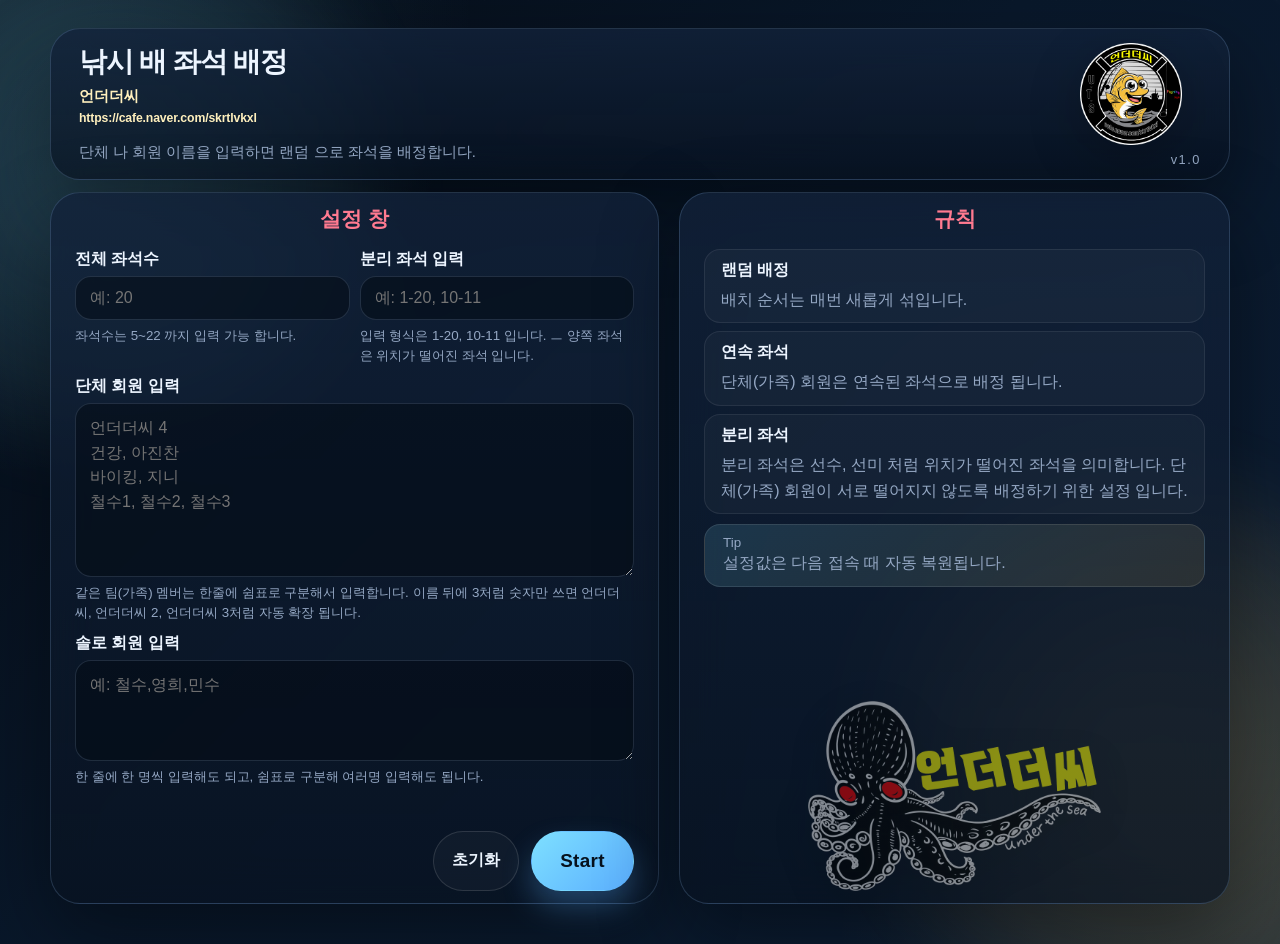
<file: index.html>
<!doctype html>
<html lang="ko">
<head>
  <meta charset="utf-8">
  <meta name="viewport" content="width=device-width, initial-scale=1">
  <title>보트 낚시 좌석 배정 - 설정</title>
  <link rel="stylesheet" href="styles.css">
  <script defer src="app.js"></script>
</head>
<body class="page-shell page-settings">
  <div class="bg-orb orb-a"></div>
  <div class="bg-orb orb-b"></div>
  <div class="bg-grid"></div>

  <main class="app-frame">
    <section class="hero-card glass">
      <div class="hero-copy">        
        <h1>낚시 배 좌석 배정</h1>
        <a class="hero-link-note" href="https://cafe.naver.com/skrtlvkxl" target="_blank" rel="noopener noreferrer">언더더씨<br><span class="hero-link-url">https://cafe.naver.com/skrtlvkxl</span></a>
        <p class="hero-text hero-text-small">단체 나 회원 이름을 입력하면 랜덤 으로 좌석을 배정합니다.</p>
      </div>
      <a class="hero-visual" href="https://cafe.naver.com/skrtlvkxl" target="_blank" rel="noopener noreferrer" aria-label="네이버 카페로 이동">
        <img src="image/s1.png" alt="">
      </a>
      <small class="hero-version">v1.0</small>
    </section>

    <section class="content-grid">
      <form id="settingsForm" class="glass panel settings-panel">
        <div class="panel-head">
          <h2>설정 창</h2>
        </div>

        <div class="field-grid two-col">
          <label class="field">
            <span>전체 좌석수</span>
            <input id="totalSeats" name="totalSeats" type="text" inputmode="numeric" pattern="[0-9]*" placeholder="예: 20" required>
            <small>좌석수는 5~22 까지 입력 가능 합니다.</small>
          </label>

          <label class="field">
            <span>분리 좌석 입력</span>
            <input id="separatedSeats" name="separatedSeats" type="text" placeholder="예: 1-20, 10-11">
            <small>입력 형식은 1-20, 10-11 입니다. ㅡ 양쪽 좌석은 위치가 떨어진 좌석 입니다.</small>
          </label>
        </div>

        <label class="field">
          <span>단체 회원 입력</span>
          <textarea id="combinedTeams" name="combinedTeams" rows="6" placeholder="언더더씨 4&#10;건강, 아진찬&#10;바이킹, 지니&#10;철수1, 철수2, 철수3"></textarea>
          <small>같은 팀(가족) 멤버는 한줄에 쉼표로 구분해서 입력합니다. 이름 뒤에 3처럼 숫자만 쓰면 언더더씨, 언더더씨 2, 언더더씨 3처럼 자동 확장 됩니다.</small>
        </label>

        <label class="field">
          <span>솔로 회원 입력</span>
          <textarea id="soloMembers" name="soloMembers" rows="3" placeholder="예: 철수,영희,민수"></textarea>
          <small>한 줄에 한 명씩 입력해도 되고, 쉼표로 구분해 여러명 입력해도 됩니다.</small>
        </label>

        <div class="settings-footer">
          <p id="formMessage" class="form-message" aria-live="polite"></p>
          <div class="actions">
            <button type="button" id="resetButton" class="ghost-btn">초기화</button>
            <button type="submit" class="primary-btn">Start</button>
          </div>
        </div>
      </form>

      <aside class="glass panel guide-panel">
        <div class="panel-head">
          <h2>규칙</h2>          
        </div>

        <div class="rule-list">
          <article class="rule-item">
            <strong>랜덤 배정</strong>
            <p>배치 순서는 매번 새롭게 섞입니다.</p>
          </article>
          <article class="rule-item">
            <strong>연속 좌석</strong>
            <p>단체(가족) 회원은 연속된 좌석으로 배정 됩니다.</p>
          </article>
          <article class="rule-item">
            <strong>분리 좌석</strong>
            <p>분리 좌석은 선수, 선미 처럼 위치가 떨어진 좌석을 의미합니다. 단체(가족) 회원이 서로 떨어지지 않도록 배정하기 위한 설정 입니다.</p>
          </article>
        </div>

        <div class="tip-card">
          <span>Tip</span>
          <p>설정값은 다음 접속 때 자동 복원됩니다.</p>
        </div>

        <div class="guide-image-wrap">
          <a class="guide-image-link" href="https://cafe.naver.com/skrtlvkxl" target="_blank" rel="noopener noreferrer" aria-label="네이버 카페로 이동">
            <img class="guide-image" src="image/o1.png" alt="">
          </a>
        </div>
      </aside>
    </section>
  </main>

  <div id="loadingOverlay" class="loading-overlay" hidden>
    <div class="loading-card glass">
      <div class="hourglass" aria-hidden="true">
        <span class="hourglass-frame"></span>
        <span class="hourglass-sand top"></span>
        <span class="hourglass-sand bottom"></span>
      </div>
      <h2>좌석을 섞는 중</h2>
      <p>10초 동안 랜덤 배정을 준비합니다.</p>
      <div class="progress-track"><span class="progress-bar"></span></div>
    </div>
  </div>
</body>
</html>
</file>
<file: styles.css>
:root {
  color-scheme: dark;
  --bg: #07111f;
  --bg-soft: rgba(10, 20, 37, 0.72);
  --panel: rgba(11, 24, 45, 0.62);
  --panel-border: rgba(160, 205, 255, 0.18);
  --text: #edf5ff;
  --muted: #95a8c4;
  --accent: #7ee0ff;
  --accent-2: #ffd166;
  --accent-3: #72ffc2;
  --danger: #ff7a90;
  --shadow: 0 30px 80px rgba(0, 0, 0, 0.4);
  --radius-xl: 30px;
  --radius-lg: 22px;
  --radius-md: 16px;
  --radius-sm: 12px;
  --font: "Pretendard", "Segoe UI Variable", "Apple SD Gothic Neo", "Noto Sans KR", sans-serif;
}

* {
  box-sizing: border-box;
}

html,
body {
  min-height: 100%;
}

body {
  margin: 0;
  font-family: var(--font);
  color: var(--text);
  background:
    radial-gradient(circle at top left, rgba(126, 224, 255, 0.12), transparent 30%),
    radial-gradient(circle at bottom right, rgba(255, 209, 102, 0.12), transparent 28%),
    linear-gradient(135deg, #050b14 0%, #09182b 46%, #0c1d33 100%);
}

a {
  color: inherit;
  text-decoration: none;
}

button,
input,
textarea {
  font: inherit;
}

button {
  cursor: pointer;
}

[hidden] {
  display: none !important;
}

.page-shell {
  position: relative;
  overflow-x: hidden;
}

.bg-orb {
  position: fixed;
  width: 42vw;
  aspect-ratio: 1;
  border-radius: 50%;
  filter: blur(40px);
  opacity: 0.25;
  pointer-events: none;
  z-index: 0;
}

.orb-a {
  top: -10vh;
  left: -12vw;
  background: radial-gradient(circle, rgba(126, 224, 255, 0.8), rgba(126, 224, 255, 0));
}

.orb-b {
  right: -10vw;
  bottom: -12vh;
  background: radial-gradient(circle, rgba(255, 209, 102, 0.75), rgba(255, 209, 102, 0));
}

.bg-grid {
  position: fixed;
  inset: 0;
  background-image:
    linear-gradient(rgba(255, 255, 255, 0.04) 1px, transparent 1px),
    linear-gradient(90deg, rgba(255, 255, 255, 0.04) 1px, transparent 1px);
  background-size: 44px 44px;
  mask-image: linear-gradient(180deg, rgba(0, 0, 0, 0.6), transparent 85%);
  pointer-events: none;
  opacity: 0.3;
  z-index: 0;
}

.app-frame {
  position: relative;
  z-index: 1;
  width: min(1180px, calc(100% - 32px));
  margin: 0 auto;
  padding: 28px 0 40px;
}

.glass {
  background: linear-gradient(180deg, rgba(18, 34, 58, 0.8), rgba(8, 18, 32, 0.72));
  border: 1px solid var(--panel-border);
  box-shadow: var(--shadow);
  backdrop-filter: blur(22px);
}

.hero-card,
.result-header {
  position: relative;
  border-radius: var(--radius-xl);
  padding: 28px;
  display: flex;
  align-items: center;
  justify-content: space-between;
  gap: 20px;
}

.hero-copy h1 {
  margin: 4px 0 10px;
  font-size: clamp(1.215rem, 2.16vw, 2.16rem);
  line-height: 1.05;
  letter-spacing: -0.04em;
}

.result-header h1 {
  margin: 0;
  font-size: clamp(1.26rem, 1.98vw, 1.92rem);
  line-height: 0.96;
  white-space: nowrap;
}

.result-header {
  padding: 12px 28px;
  gap: 12px;
}

.eyebrow {
  margin: 0;
  color: var(--accent);
  font-size: 0.82rem;
  letter-spacing: 0.18em;
  text-transform: uppercase;
}

.hero-text {
  margin: 0;
  max-width: 68ch;
  color: var(--muted);
  line-height: 1.7;
}
.hero-text-small {
  font-size: 0.92rem;
  line-height: 1.58;
}
.hero-link-note {
  margin: 0 0 14px;
  color: #fff0bd;
  font-size: 0.96rem;
  font-weight: 700;
  letter-spacing: -0.01em;
  line-height: 1.35;
  display: inline-block;
  text-decoration: none;
  transition: color 0.16s ease, text-shadow 0.16s ease, transform 0.16s ease;
}

.hero-link-note.is-flashed {
  color: #ff5a5a;
  text-shadow: 0 0 14px rgba(255, 90, 90, 0.58), 0 0 28px rgba(255, 90, 90, 0.22);
  transform: translateY(-1px) scale(1.1);
}

.hero-link-note.is-flashed:active {
  color: #ff3d3d;
  text-shadow: 0 0 18px rgba(255, 61, 61, 0.72), 0 0 34px rgba(255, 61, 61, 0.26);
  transform: translateY(0) scale(1.1);
}

.hero-link-url {
  font-size: 0.8em;
}

.hero-visual {
  flex: 0 0 clamp(96px, 12.8vw, 141px);
  max-width: clamp(96px, 12.8vw, 141px);
  align-self: flex-start;
  position: relative;
  display: flex;
  align-items: center;
  justify-content: center;
  text-decoration: none;
  cursor: pointer;
  transition: transform 0.18s ease, filter 0.18s ease;
}

.hero-version {
  position: absolute;
  right: 28px;
  bottom: 12px;
  color: var(--muted);
  font-size: 0.8rem;
  line-height: 1;
  letter-spacing: 0.12em;
  text-align: right;
  white-space: nowrap;
  pointer-events: none;
}

.hero-visual img {
  display: block;
  width: 100%;
  height: auto;
  max-height: 102px;
  object-fit: contain;
  filter: drop-shadow(0 16px 26px rgba(0, 0, 0, 0.24));
}

.hero-visual::after {
  content: "";
  position: absolute;
  left: 50%;
  top: 50%;
  width: 104px;
  height: 104px;
  border-radius: 50%;
  border: 2px solid rgba(126, 224, 255, 0.92);
  box-shadow:
    0 0 0 2px rgba(126, 224, 255, 0.12),
    0 0 12px rgba(126, 224, 255, 0.6),
    0 0 24px rgba(72, 255, 201, 0.38);
  transform: translate(-50%, -50%) scale(0.92);
  opacity: 0;
  pointer-events: none;
  transition: opacity 0.18s ease, transform 0.18s ease, box-shadow 0.18s ease;
}

.hero-visual.is-flashed {
  transform: translateY(-2px) scale(1.02);
}

.hero-visual.is-flashed:active {
  transform: translateY(1px) scale(0.98);
}

.hero-visual.is-flashed img {
  filter: drop-shadow(0 18px 30px rgba(0, 0, 0, 0.3));
}

.hero-visual.is-flashed::after {
  opacity: 1;
  transform: translate(-50%, -50%) scale(1);
}

.hero-badge {
  min-width: 180px;
  padding: 18px 20px;
  border-radius: 24px;
  background: linear-gradient(160deg, rgba(126, 224, 255, 0.16), rgba(255, 209, 102, 0.1));
  border: 1px solid rgba(255, 255, 255, 0.12);
  text-align: right;
}

.hero-badge span,
.stat-card span,
.tip-card span {
  display: block;
  color: var(--muted);
  font-size: 0.84rem;
}

.hero-badge strong {
  display: block;
  margin-top: 6px;
  font-size: 1.2rem;
}

.content-grid,
.result-layout {
  margin-top: 12px;
  display: grid;
  grid-template-columns: minmax(0, 1.05fr) minmax(0, 0.95fr);
  gap: 20px;
  align-items: stretch;
}

.result-layout {
  grid-template-columns: minmax(0, 1.08fr) minmax(0, 0.92fr);
  align-items: start;
}

.panel {
  border-radius: var(--radius-xl);
  padding: 24px;
}

.settings-panel,
.guide-panel,
.result-panel,
.map-panel {
  display: flex;
  flex-direction: column;
  gap: 20px;
}

.map-panel {
  padding: 18px 20px;
  gap: 14px;
}

.result-panel,
.map-panel {
  width: 100%;
}

.result-panel {
  justify-self: stretch;
}

.map-panel {
  justify-self: stretch;
  align-items: stretch;
}

.panel-head h2 {
  margin: 0 0 6px;
  font-size: 1.3rem;
}

.page-settings .settings-panel .panel-head h2,
.page-settings .guide-panel .panel-head h2 {
  text-align: center;
  color: var(--danger);
}

.page-settings .hero-card {
  padding-top: 14px;
  padding-bottom: 14px;
}

.page-settings .settings-panel,
.page-settings .guide-panel {
  padding-top: 12px;
  padding-bottom: 12px;
  gap: 10px;
}

.page-settings .settings-panel {
  position: relative;
}

.page-settings .field-grid {
  gap: 10px;
}

.page-settings .field {
  gap: 6px;
}

.page-settings .rule-list {
  gap: 8px;
}

.page-settings .rule-item,
.page-settings .tip-card {
  padding-top: 10px;
  padding-bottom: 10px;
}

.page-settings .guide-image-wrap {
  display: flex;
  justify-content: center;
  align-items: center;
  margin-top: auto;
  pointer-events: none;
}

.page-settings .guide-image-link {
  position: relative;
  display: block;
  pointer-events: auto;
  text-decoration: none;
  cursor: pointer;
  transition: transform 0.16s ease, filter 0.16s ease;
}

.page-settings .guide-image {
  display: block;
  width: min(302px, 100%);
  max-height: 190px;
  object-fit: contain;
  opacity: 0.5;
  filter: drop-shadow(0 12px 20px rgba(0, 0, 0, 0.24));
}

.page-settings .guide-image-link.is-flashed {
  transform: translateY(-5px) scale(1.06);
}

.page-settings .guide-image-link.is-flashed:active {
  transform: translateY(2px) scale(0.96);
}

.page-settings .guide-image-link.is-flashed .guide-image {
  filter: drop-shadow(0 22px 34px rgba(0, 0, 0, 0.38));
}

.page-settings .guide-image-link.is-flashed:active .guide-image {
  filter: drop-shadow(0 10px 18px rgba(0, 0, 0, 0.22));
}

.page-settings .field textarea {
  min-height: 72px;
  line-height: 1.55;
}

.page-settings #combinedTeams {
  min-height: 58px;
}

.page-settings .settings-footer {
  margin-top: 0;
  display: grid;
  gap: 10px;
}

.panel-head p {
  margin: 0;
  color: var(--muted);
  line-height: 1.6;
}

.field-grid {
  display: grid;
  gap: 16px;
}

.two-col {
  grid-template-columns: repeat(2, minmax(0, 1fr));
  align-items: start;
}

.field {
  display: grid;
  gap: 10px;
}

.field > span {
  font-weight: 600;
}

.field input,
.field textarea {
  width: 100%;
  border: 1px solid rgba(170, 200, 240, 0.16);
  border-radius: var(--radius-md);
  background: rgba(4, 11, 20, 0.55);
  color: var(--text);
  padding: 12px 14px;
  outline: none;
  transition: border-color 0.2s ease, transform 0.2s ease, box-shadow 0.2s ease;
}

.field textarea {
  resize: vertical;
  min-height: 94px;
}

.field input:focus,
.field textarea:focus {
  border-color: rgba(126, 224, 255, 0.68);
  box-shadow: 0 0 0 4px rgba(126, 224, 255, 0.12);
}

.field small {
  color: var(--muted);
  line-height: 1.5;
}

.actions {
  display: flex;
  justify-content: flex-end;
  gap: 12px;
  flex-wrap: wrap;
}

.page-settings .settings-footer .actions {
  justify-content: flex-end;
}

.primary-btn,
.ghost-btn {
  border-radius: 999px;
  border: 1px solid transparent;
  padding: 14px 18px;
  font-weight: 700;
  transition: transform 0.18s ease, box-shadow 0.18s ease, background 0.18s ease, border-color 0.18s ease;
}

.primary-btn {
  background: linear-gradient(135deg, var(--accent), #5aaeff);
  color: #06111d;
  box-shadow: 0 16px 30px rgba(90, 174, 255, 0.3);
}

.page-settings .actions .primary-btn {
  padding: 18px 28px;
  font-size: 1.18rem;
  font-weight: 800;
  letter-spacing: 0.02em;
  min-height: 58px;
}

.ghost-btn {
  background: rgba(255, 255, 255, 0.03);
  border-color: rgba(255, 255, 255, 0.12);
  color: var(--text);
}

.primary-btn:hover,
.ghost-btn:hover,
.link-btn:hover {
  transform: translateY(-1px);
}

.form-message {
  min-height: 1.5em;
  margin: 0;
  color: var(--muted);
}

.rule-list {
  display: grid;
  gap: 14px;
}

.rule-item {
  padding: 16px;
  border-radius: var(--radius-md);
  background: rgba(255, 255, 255, 0.03);
  border: 1px solid rgba(255, 255, 255, 0.08);
}

.rule-item strong {
  display: block;
  margin-bottom: 6px;
}

.rule-item p,
.tip-card p {
  margin: 0;
  color: var(--muted);
  line-height: 1.6;
}

.tip-card {
  padding: 18px;
  border-radius: var(--radius-md);
  background: linear-gradient(135deg, rgba(126, 224, 255, 0.14), rgba(255, 209, 102, 0.1));
  border: 1px solid rgba(255, 255, 255, 0.1);
}

.loading-overlay {
  position: fixed;
  inset: 0;
  display: grid;
  place-items: center;
  background: rgba(4, 8, 16, 0.78);
  backdrop-filter: blur(18px);
  z-index: 100;
}

.loading-card {
  width: min(420px, calc(100% - 32px));
  padding: 30px 24px;
  border-radius: 28px;
  text-align: center;
  display: grid;
  justify-items: center;
  gap: 14px;
}

.hourglass {
  position: relative;
  width: 88px;
  height: 130px;
  margin-top: 6px;
  animation: spin 1.8s linear infinite;
}

.hourglass-frame {
  position: absolute;
  inset: 0;
  border: 3px solid rgba(237, 245, 255, 0.75);
  border-radius: 20px;
  clip-path: polygon(14% 0, 86% 0, 100% 12%, 100% 88%, 86% 100%, 14% 100%, 0 88%, 0 12%);
}

.hourglass-sand {
  position: absolute;
  left: 50%;
  width: 54px;
  height: 42px;
  transform: translateX(-50%);
  background: linear-gradient(180deg, rgba(126, 224, 255, 0.95), rgba(255, 209, 102, 0.9));
  clip-path: polygon(0 0, 100% 0, 50% 100%);
  animation: flow 1.1s ease-in-out infinite;
}

.hourglass-sand.top {
  top: 12px;
  transform-origin: center bottom;
}

.hourglass-sand.bottom {
  bottom: 12px;
  transform: translateX(-50%) rotate(180deg);
  animation-delay: 0.55s;
}

.progress-track {
  width: 100%;
  height: 8px;
  overflow: hidden;
  border-radius: 999px;
  background: rgba(255, 255, 255, 0.07);
}

.progress-bar {
  display: block;
  width: 100%;
  height: 100%;
  border-radius: inherit;
  background: linear-gradient(90deg, var(--accent), var(--accent-2), var(--accent));
  background-size: 200% 100%;
  animation: shimmer 1.2s linear infinite;
  transform-origin: left center;
}

.result-frame {
  padding-bottom: 36px;
}

.header-actions {
  display: flex;
  align-items: center;
  gap: 12px;
}

.link-btn {
  display: inline-flex;
  align-items: center;
  justify-content: center;
}

.result-header .ghost-btn,
.result-header .link-btn {
  background: linear-gradient(135deg, rgba(126, 224, 255, 0.28), rgba(90, 174, 255, 0.42));
  border-color: rgba(126, 224, 255, 0.42);
  padding: 13px 19px;
  font-size: 1rem;
  min-height: 48px;
  box-shadow: 0 12px 26px rgba(90, 174, 255, 0.18);
}

.result-summary-grid {
  margin-top: 12px;
  display: grid;
  grid-template-columns: repeat(3, minmax(0, 1fr));
  gap: 10px;
}

.stat-card {
  border-radius: var(--radius-lg);
  padding: 13px 18px;
}

.result-summary-grid .stat-card span {
  font-size: 0.83rem;
  line-height: 1.2;
}

.result-summary-grid .stat-card strong {
  font-size: 1.17rem;
  font-weight: 500;
}

.stat-card strong {
  display: block;
  margin-top: 5px;
  font-size: 1.82rem;
  letter-spacing: -0.04em;
  line-height: 1;
}

.seat-list {
  display: grid;
  gap: 12px;
}

.result-panel .seat-list {
  gap: 10px;
}

.seat-card {
  padding: 16px;
  border-radius: var(--radius-md);
  background: rgba(255, 255, 255, 0.04);
  border: 1px solid rgba(255, 255, 255, 0.08);
}

.result-panel .seat-card {
  padding: 13px;
}

.seat-card-header {
  display: flex;
  justify-content: space-between;
  gap: 12px;
  align-items: center;
  margin-bottom: 10px;
}

.result-panel .seat-card-header {
  gap: 10px;
  margin-bottom: 8px;
}

.seat-badge {
  border-radius: 999px;
  padding: 7px 10px;
  font-size: 0.8rem;
  font-weight: 700;
  background: rgba(126, 224, 255, 0.14);
  color: var(--accent);
}

.result-panel .seat-badge {
  padding: 5px 8px;
  font-size: 0.72rem;
}

.seat-card h3 {
  margin: 0;
  font-size: 1.02rem;
}

.result-panel .seat-card h3 {
  font-size: 0.86rem;
  color: var(--text);
}

.seat-title-inline {
  color: var(--muted);
  font-weight: 400;
}

.result-panel .seat-card h3 {
  font-size: 0.86rem;
}

.seat-range {
  margin: 0 0 8px;
  color: var(--muted);
}

.result-panel .seat-range {
  margin-bottom: 6px;
  font-size: 0.78rem;
}

.member-list {
  margin: 0;
  padding-left: 18px;
  display: grid;
  gap: 6px;
  color: var(--text);
}

.result-panel .member-list {
  padding-left: 16px;
  gap: 4px;
  font-size: 0.78rem;
}

.seat-map {
  position: relative;
  width: min(100%, 520px);
  aspect-ratio: 0.6181818182;
  margin: 0 auto;
  transform: scaleX(1);
  transform-origin: center;
  border-radius: 50%;
  overflow: hidden;
  isolation: isolate;
  background:
    radial-gradient(circle at center, rgba(126, 224, 255, 0.1), transparent 18%),
    radial-gradient(circle at center, rgba(255, 255, 255, 0.07) 0%, rgba(255, 255, 255, 0.03) 16%, transparent 38%),
    radial-gradient(circle at center, rgba(255, 209, 102, 0.08), transparent 44%),
    linear-gradient(180deg, rgba(8, 18, 32, 0.78), rgba(5, 12, 22, 0.96));
  border: 1px solid rgba(255, 255, 255, 0.08);
  box-shadow: inset 0 0 0 1px rgba(255, 255, 255, 0.03), 0 26px 70px rgba(0, 0, 0, 0.35);
}

.seat-map-bg {
  position: absolute;
  inset: 0;
  display: grid;
  place-items: center;
  pointer-events: none;
  z-index: 0;
}

.seat-map-bg img {
  display: block;
  width: min(78%, 360px);
  max-width: 360px;
  max-height: 78%;
  object-fit: contain;
  opacity: 0.2;
  filter: saturate(0.95) contrast(1.02);
}

.seat-map::before,
.seat-map::after {
  content: "";
  position: absolute;
  inset: 9.5%;
  border-radius: 50%;
  border: 1px solid rgba(255, 255, 255, 0.06);
  pointer-events: none;
}

.seat-map::before {
  border-color: rgba(255, 80, 80, 0.45);
  transform: scale(0.94, 1.09);
  transform-origin: center;
}

.seat-map::after {
  inset: 20%;
  border-color: rgba(126, 224, 255, 0.12);
  transform: scaleY(1.28);
  transform-origin: center;
}

.seat-map-core {
  position: absolute;
  inset: 50%;
  transform: translate(-50%, -50%);
  width: clamp(170px, 22%, 250px);
  aspect-ratio: 1;
  border-radius: 50%;
  padding: 18px;
  box-sizing: border-box;
  overflow: hidden;
  display: grid;
  place-items: center;
  text-align: center;
  gap: 12px;
  z-index: 1;
  background:
    radial-gradient(circle at top, rgba(126, 224, 255, 0.22), rgba(8, 18, 32, 0.9) 72%),
    linear-gradient(180deg, rgba(18, 34, 58, 0.95), rgba(8, 18, 32, 0.9));
  border: 1px solid rgba(126, 224, 255, 0.18);
  box-shadow: 0 22px 52px rgba(0, 0, 0, 0.35);
}

.seat-map-core span {
  color: var(--muted);
  font-size: 0.94rem;
  font-weight: 700;
  letter-spacing: 0.14em;
  text-transform: uppercase;
  max-width: 100%;
  overflow: hidden;
  text-overflow: ellipsis;
  white-space: nowrap;
}

.seat-map-core strong {
  display: block;
  color: #ffffff;
  font-size: 1.41rem;
  font-weight: 800;
  letter-spacing: -0.04em;
  text-align: center;
  max-width: 100%;
  overflow: hidden;
  text-overflow: ellipsis;
  white-space: nowrap;
  transform: translateY(-8px);
}

.seat-map-core small {
  color: var(--muted);
  line-height: 1.4;
  max-width: 100%;
  overflow: hidden;
  text-overflow: ellipsis;
  transition: color 0.18s ease, font-size 0.18s ease, letter-spacing 0.18s ease, font-weight 0.18s ease;
}

.seat-map-core.is-seat-selected small {
  color: #ff6b6b;
  font-size: 1.41rem;
  font-weight: 700;
  line-height: 1.14;
  max-width: 88%;
  text-shadow:
    0 1px 2px rgba(0, 0, 0, 0.7),
    0 0 10px rgba(255, 107, 107, 0.55),
    0 0 18px rgba(255, 107, 107, 0.32),
    0 0 30px rgba(255, 107, 107, 0.18);
}

.seat-map-core.is-seat-selected {
  gap: 8px;
}

.seat-map-core.is-seat-selected strong {
  color: #f7ff4f;
  text-shadow:
    0 1px 2px rgba(0, 0, 0, 0.75),
    0 0 10px rgba(247, 255, 79, 0.5),
    0 0 18px rgba(247, 255, 79, 0.24);
  transform: translateY(-8px);
}

.seat-cell {
  position: absolute;
  width: clamp(47px, 4.9vw, 59px);
  height: clamp(52px, 5.4vw, 65px);
  padding: 5px 4px 4px;
  border-radius: 18px;
  border: 1px solid rgba(255, 255, 255, 0.1);
  background: var(--seat-cell-bg, rgba(255, 255, 255, 0.05));
  display: flex;
  flex-direction: column;
  align-items: center;
  justify-content: flex-start;
  overflow: hidden;
  transform: translate(-50%, -50%);
  z-index: 2;
  backdrop-filter: blur(10px);
  box-shadow: 0 14px 26px rgba(0, 0, 0, 0.2);
  cursor: pointer;
  user-select: none;
  touch-action: manipulation;
  transition: transform 0.18s ease, box-shadow 0.18s ease, filter 0.18s ease, border-color 0.18s ease;
  will-change: transform;
}

.seat-cell-number {
  font-size: 1rem;
  font-weight: 500;
  line-height: 1;
  letter-spacing: 0.03em;
  color: var(--seat-number-color, #ffffff);
  text-shadow: 0 1px 2px rgba(0, 0, 0, 0.6);
}

.seat-cell-name {
  font-size: 0.74rem;
  font-weight: 700;
  line-height: 1.15;
  text-align: center;
  word-break: keep-all;
  margin-top: 14px;
}

.seat-cell-name.is-multiline {
  position: absolute;
  left: 50%;
  bottom: 5px;
  width: calc(100% - 8px);
  margin-top: 0;
  transform: translateX(-50%);
  line-height: 1;
  white-space: nowrap;
  overflow: hidden;
  text-overflow: ellipsis;
}

.seat-cell.empty {
  background: rgba(255, 255, 255, 0.05);
  border-color: rgba(255, 255, 255, 0.14);
}

.seat-cell.empty .seat-cell-name {
  color: var(--muted);
}

.seat-cell.group {
  background: var(--seat-cell-bg, rgba(126, 224, 255, 0.12));
}

.seat-cell.family {
  background: var(--seat-cell-bg, rgba(255, 209, 102, 0.12));
}

.seat-cell.solo {
  background: var(--seat-cell-bg, rgba(255, 255, 255, 0.05));
}

.seat-cell.is-selected {
  transform: translate(-50%, -50%);
  z-index: 8;
  box-shadow: 0 24px 42px rgba(0, 0, 0, 0.42);
  border-color: rgba(255, 255, 255, 0.34);
  filter: brightness(1.08) saturate(1.08);
}

.seat-selection-overlay {
  position: fixed;
  inset: 0;
  pointer-events: none;
  z-index: 9998;
}

.seat-popup {
  position: fixed;
  z-index: 9999;
  pointer-events: none;
  transform: translate(-50%, -50%);
}

.empty-state {
  padding: 24px;
  color: var(--muted);
  border: 1px dashed rgba(255, 255, 255, 0.14);
  border-radius: var(--radius-md);
  text-align: center;
}

@keyframes spin {
  from { transform: rotate(0deg); }
  to { transform: rotate(360deg); }
}

@keyframes flow {
  0%, 100% { clip-path: polygon(0 0, 100% 0, 50% 100%); opacity: 0.92; }
  50% { clip-path: polygon(12% 0, 88% 0, 50% 100%); opacity: 0.58; }
}

@keyframes shimmer {
  from { background-position: 0 0; }
  to { background-position: 200% 0; }
}

@media (max-width: 980px) {
  .content-grid,
  .result-layout {
    grid-template-columns: 1fr;
  }

  .result-summary-grid {
    grid-template-columns: repeat(2, minmax(0, 1fr));
  }

  .result-panel,
  .map-panel {
    width: min(100%, 920px);
  }
}

@media (max-width: 720px) {
  .app-frame {
    width: min(100% - 20px, 1180px);
    padding-top: 18px;
  }

  .hero-card,
  .result-header,
  .panel {
    padding: 20px;
    border-radius: 22px;
  }

  .hero-card,
  .result-header,
  .header-actions {
    flex-direction: column;
    align-items: stretch;
  }

  .result-header {
    flex-direction: row;
    align-items: center;
    justify-content: space-between;
    gap: 6px;
    padding-top: 10px;
    padding-bottom: 10px;
    padding-left: 16px;
    padding-right: 16px;
  }

  .result-header > div:first-child {
    flex: 1 1 auto;
    min-width: 0;
  }

  .header-actions {
    flex-direction: row;
    align-items: center;
    flex: 0 0 auto;
    gap: 8px;
  }

  .result-header .ghost-btn,
  .result-header .link-btn {
    width: auto;
    min-height: 34px;
    padding: 6px 10px;
    font-size: 0.86rem;
    white-space: nowrap;
  }

  .hero-card {
    flex-direction: row;
    align-items: center;
    gap: 14px;
  }

  .hero-copy {
    flex: 1 1 auto;
    min-width: 0;
  }

  .hero-visual {
    flex: 0 0 clamp(88px, 26vw, 122px);
    max-width: clamp(88px, 26vw, 122px);
  }

  .hero-visual img {
    max-height: 96px;
  }

  .hero-visual::after {
    width: 88px;
    height: 88px;
    box-shadow:
      0 0 0 2px rgba(126, 224, 255, 0.12),
      0 0 10px rgba(126, 224, 255, 0.6),
      0 0 20px rgba(72, 255, 201, 0.38);
  }

  .page-settings .guide-image {
    width: min(264px, 88.8%);
    max-height: 158px;
  }

  .page-settings .guide-image-wrap {
    transform: translateY(5px);
    margin-bottom: 10px;
  }

  .page-settings .guide-image-link {
    left: 5px;
    top: 3px;
  }

  .page-settings .settings-footer .actions {
    flex-wrap: nowrap;
    gap: 8px;
  }

  .page-settings .settings-footer .actions .ghost-btn,
  .page-settings .settings-footer .actions .primary-btn {
    width: auto;
    flex: 1 1 0;
    min-width: 0;
    padding: 12px 10px;
    font-size: 0.94rem;
    min-height: 44px;
  }

  .two-col,
  .result-summary-grid {
    grid-template-columns: 1fr;
  }

  .result-summary-grid {
    grid-template-columns: 1fr 1fr 2fr;
    gap: 8px;
  }

  .result-summary-grid .stat-card {
    padding: 10px 10px 9px;
    min-width: 0;
  }

  .result-summary-grid .stat-card span {
    font-size: 0.72rem;
    white-space: nowrap;
  }

  .result-summary-grid .stat-card strong {
    font-size: 0.91rem;
    font-weight: 500;
    white-space: nowrap;
  }

  .seat-map {
    width: min(calc(100% - 24px), 432px);
  }

  .seat-map-core {
    width: clamp(130px, 34%, 180px);
  }

  .seat-cell {
    width: clamp(47px, 4.9vw, 59px);
    height: clamp(52px, 5.4vw, 65px);
    padding: 5px 4px 4px;
  }

  .seat-cell-name {
    font-size: 0.72rem;
  }

  .actions {
    justify-content: stretch;
  }

  .primary-btn,
  .ghost-btn,
  .link-btn {
    width: 100%;
  }

  .page-settings .settings-footer .actions .ghost-btn,
  .page-settings .settings-footer .actions .primary-btn {
    width: auto;
    flex: 1 1 0;
    min-width: 0;
  }
}

@media (max-width: 520px) {
  .seat-map {
    width: min(calc(100% - 20px), 432px);
  }

  .seat-map-core {
    width: clamp(112px, 42%, 150px);
    padding: 14px;
  }

  .seat-map-core span {
    font-size: 0.72rem;
    letter-spacing: 0.1em;
  }

  .seat-map-core strong {
    font-size: 1.18rem;
  }

  .seat-map-core small {
    font-size: 0.74rem;
    line-height: 1.28;
  }

  .seat-cell-number {
    font-size: 0.78rem;
  }

  .seat-cell-name {
    font-size: 0.66rem;
  }

  .seat-cell-name.is-multiline {
    bottom: 4px;
  }
}
</file>
